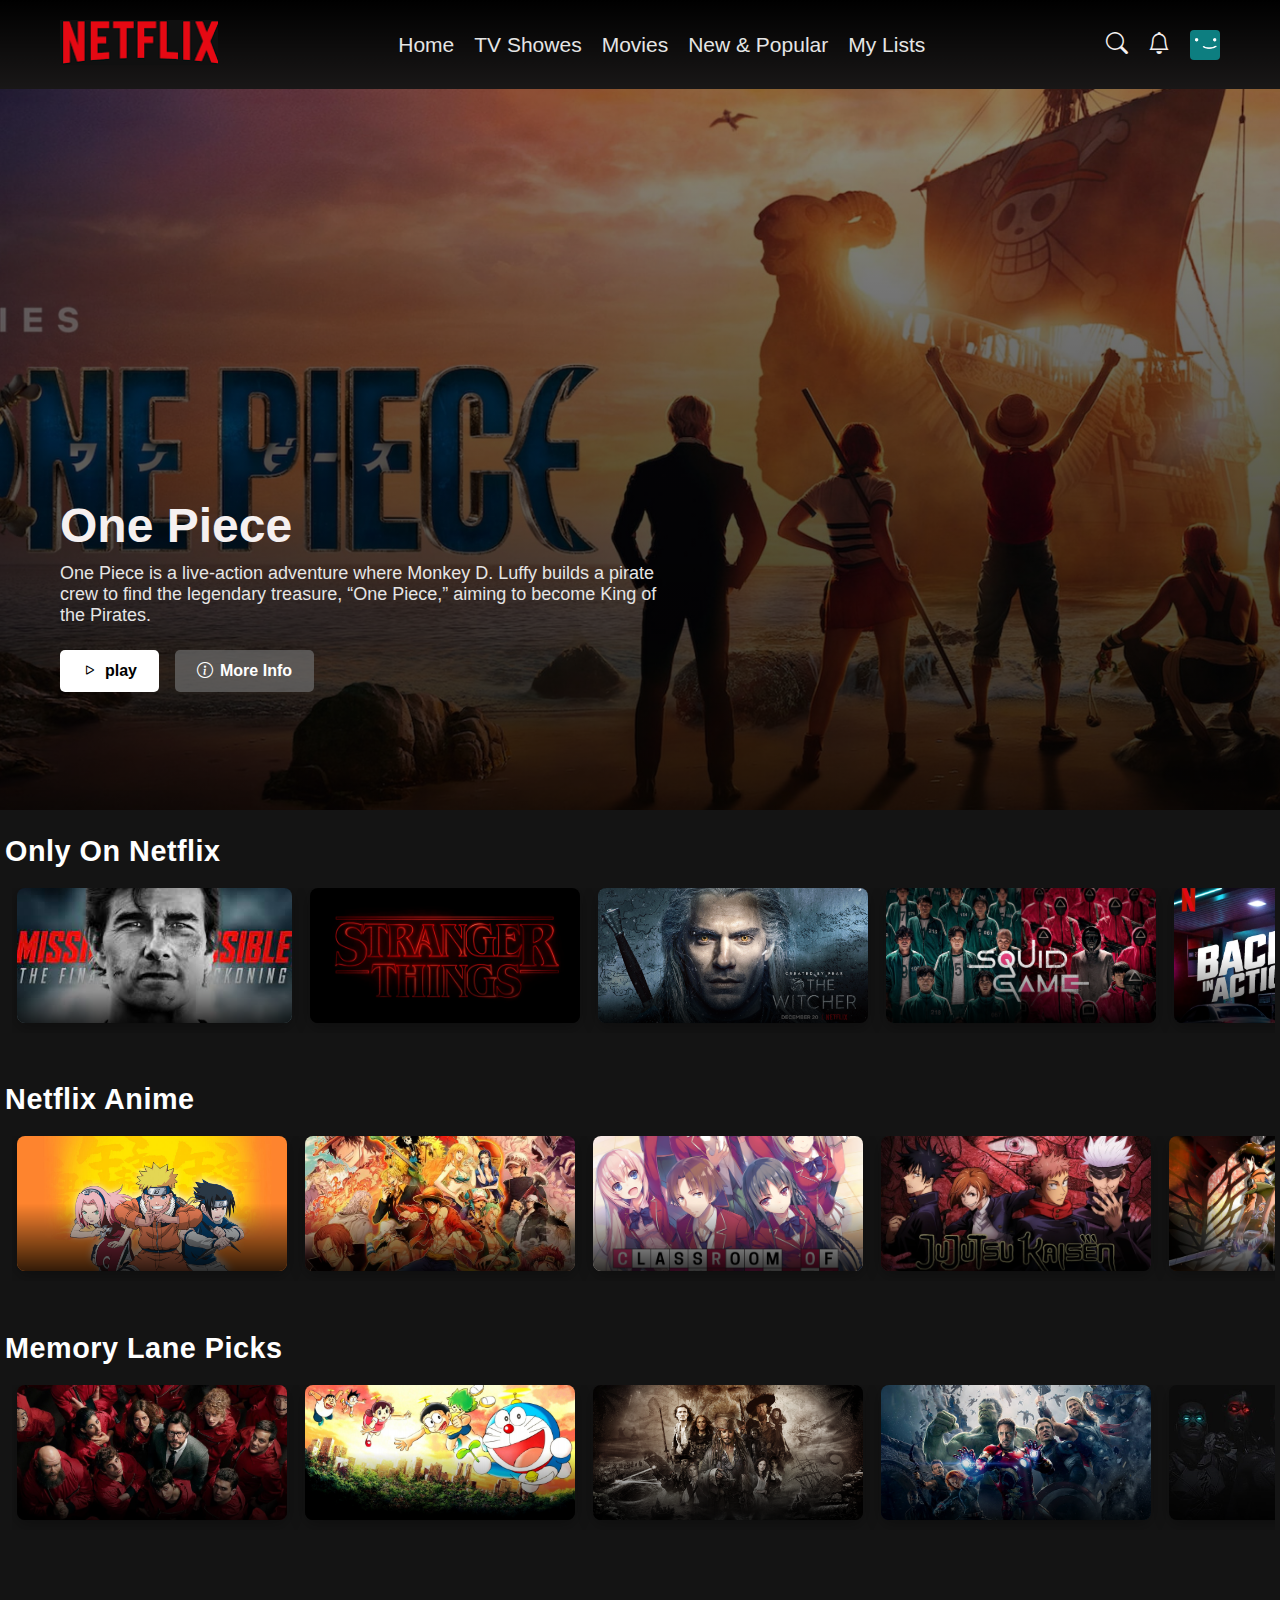
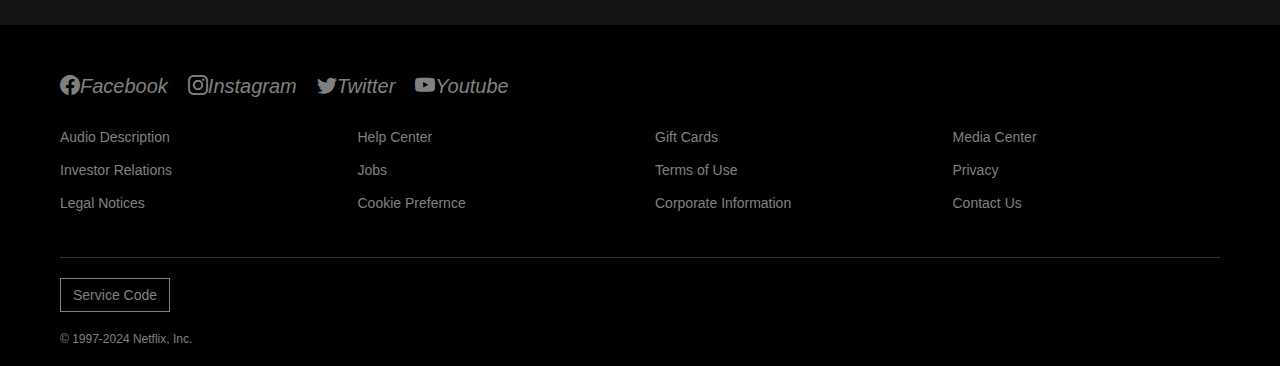
<file: index.html>
<!DOCTYPE html>
<html lang="en">
<head>
    <meta charset="UTF-8">
    <meta name="viewport" content="width=device-width, initial-scale=1.0">
    <title>Netflix clone</title>
    <link rel="stylesheet" href="style.css">
    <link rel="stylesheet" href="https://cdn.jsdelivr.net/npm/bootstrap-icons@1.13.1/font/bootstrap-icons.min.css">
    <link rel="stylesheet" href="https://cdnjs.cloudflare.com/ajax/libs/font-awesome/6.7.2/css/all.min.css" integrity="sha512-Evv84Mr4kqVGRNSgIGL/F/aIDqQb7xQ2vcrdIwxfjThSH8CSR7PBEakCr51Ck+w+/U6swU2Im1vVX0SVk9ABhg==" crossorigin="anonymous" referrerpolicy="no-referrer" />
</head>
<body>
    <nav class="navbar">
    <div class="nav-brand">
       <img src=".\images\netflix.png" alt="netflix-image" class="logo">
       </div>
       <div class="navbar-nav"> 
        <a href="#" class="nav-link">Home</a>
        <a href="#" class="nav-link">TV Showes</a>
        <a href="#" class="nav-link">Movies</a>
        <a href="#" class="nav-link">New & Popular</a>
        <a href="#" class="nav-link">My Lists</a>
        </div>
        <div class="nav-right">
        <i class="bi bi-search"></i>
        <i class="bi bi-bell"></i>
        <img src=".\images\profile.png" alt="profile image" class="profile-logo">
        </div>
        </nav>
        <header class="hero">
                <div class="hero-content">
                <h2 class="hero-title">One Piece</h2>
                <p class="hero-description"> One Piece is a live-action adventure where Monkey D. Luffy builds a pirate crew to find the legendary treasure, “One Piece,” aiming to become King of the Pirates.</p>
                <div class="hero-button">
                   <button class="btn btn-play">
                    <i class="bi bi-play"></i>play</button>
                    <button class="btn btn-more-info">
                        <i class="bi bi-info-circle"></i>More Info</button>
                        </div>
                        </div>
                        </header>

      <!--movie row-->
      <div class="container">
        <section class="content-section">
            <h3 class="section-title">Only On Netflix</h3>
            <div class="content-row">
         
       <!--card-->   
    <div class="content-card">
        <img src=".\images\j3.jpeg" alt="When Life Gives You Trangerines"/>
            <div class="Netflix-badge">N</div>

            <div class="card-overlay">
            <div class="overlay-top">
            <div class="Netflix-badge">N</div>
             </div>
               <div class="overlay-bottom">
                  <div class="overlay-title"> Mission Impossible</div>
                    <div class="overlay-controls">
                    <div class="control-btn play-btn"></div>
                        <div class="control-btn check-btn"></div>
                            <div class="control-btn thumb-btn"></div>
                                <div class="control-btn more-btn"></div>         
                                </div>
                         <div class="overlay-info">   
                            <div class="info-badge">TV-MA</div>   
                            <div class="info-badge"> Limited Series</div>
                            <div class="info-badgde">HD</div>
                            </div>
                         </div>
                    </div>
                    </div>

    <!--card-->   
    <div class="content-card">
        <img src=".\images\E3.png" alt="When Life Gives You Trangerines"/>
            <div class="Netflix-badge">N</div>

            <div class="card-overlay">
            <div class="overlay-top">
            <div class="Netflix-badge">N</div>
             </div>
               <div class="overlay-bottom">
                  <div class="overlay-title">Stranger Things </div>
                    <div class="overlay-controls">
                    <div class="control-btn play-btn"></div>
                        <div class="control-btn check-btn"></div>
                            <div class="control-btn thumb-btn"></div>
                                <div class="control-btn more-btn"></div>         
                                </div>
                         <div class="overlay-info">   
                            <div class="info-badge">TV-MA</div>   
                            <div class="info-badge"> Limited Series</div>
                            <div class="info-badgde">HD</div>
                            </div>
                         </div>
                    </div>
                    </div>
                        <!--card-->   
    <div class="content-card">
        <img src=".\images\L2.jpg" alt="When Life Gives You Trangerines"/>
            <div class="Netflix-badge">N</div>

            <div class="card-overlay">
            <div class="overlay-top">
            <div class="Netflix-badge">N</div>
             </div>
               <div class="overlay-bottom">
                  <div class="overlay-title">The Dark Fantasy </div>
                    <div class="overlay-controls">
                    <div class="control-btn play-btn"></div>
                        <div class="control-btn check-btn"></div>
                            <div class="control-btn thumb-btn"></div>
                                <div class="control-btn more-btn"></div>         
                                </div>
                         <div class="overlay-info">   
                            <div class="info-badge">TV-MA</div>   
                            <div class="info-badge"> Limited Series</div>
                            <div class="info-badgde">HD</div>
                            </div>
                         </div>
                    </div>
                    </div>
                        <!--card-->   
    <div class="content-card">
        <img src=".\images\L3.jpg" alt="When Life Gives You Trangerines"/>
            <div class="Netflix-badge">N</div>

            <div class="card-overlay">
            <div class="overlay-top">
            <div class="Netflix-badge">N</div>
             </div>
               <div class="overlay-bottom">
                  <div class="overlay-title"> Deadly Survival</div>
                    <div class="overlay-controls">
                    <div class="control-btn play-btn"></div>
                        <div class="control-btn check-btn"></div>
                            <div class="control-btn thumb-btn"></div>
                                <div class="control-btn more-btn"></div>         
                                </div>
                         <div class="overlay-info">   
                            <div class="info-badge">TV-MA</div>   
                            <div class="info-badge"> Limited Series</div>
                            <div class="info-badgde">HD</div>
                            </div>
                         </div>
                    </div>
                    </div>
                        <!--card-->   
    <div class="content-card">
        <img src=".\images\L4.webp" alt="When Life Gives You Trangerines"/>
            <div class="Netflix-badge">N</div>

            <div class="card-overlay">
            <div class="overlay-top">
            <div class="Netflix-badge">N</div>
             </div>
               <div class="overlay-bottom">
                  <div class="overlay-title"> Returns of Agents</div>
                    <div class="overlay-controls">
                    <div class="control-btn play-btn"></div>
                        <div class="control-btn check-btn"></div>
                            <div class="control-btn thumb-btn"></div>
                                <div class="control-btn more-btn"></div>         
                                </div>
                         <div class="overlay-info">   
                            <div class="info-badge">TV-MA</div>   
                            <div class="info-badge"> Limited Series</div>
                            <div class="info-badgde">HD</div>
                            </div>
                         </div>
                    </div>
                    </div>
                    <!--card-->>
                    <div class="content-card">
        <img src=".\images\L6.jpg" alt="When Life Gives You Trangerines"/>
            <div class="Netflix-badge">N</div>

            <div class="card-overlay">
            <div class="overlay-top">
            <div class="Netflix-badge">N</div>
             </div>
               <div class="overlay-bottom">
                  <div class="overlay-title"> Alien Host Flights </div>
                    <div class="overlay-controls">
                    <div class="control-btn play-btn"></div>
                        <div class="control-btn check-btn"></div>
                            <div class="control-btn thumb-btn"></div>
                                <div class="control-btn more-btn"></div>         
                                </div>
                         <div class="overlay-info">   
                            <div class="info-badge">TV-MA</div>   
                            <div class="info-badge"> Limited Series</div>
                            <div class="info-badgde">HD</div>
                            </div>
                         </div>
                    </div>
                    </div>
                </div> 
            </section>
            </div>
             <!--movie row-->
      <div class="container">
        <section class="content-section">
            <h3 class="section-title">Netflix Anime</h3>
            <div class="content-row">
         
       <!--card-->   
    <div class="content-card">
        <img src=".\images\T1.jpg" alt="When Life Gives You Trangerines"/>
            <div class="Netflix-badge">N</div>

            <div class="card-overlay">
            <div class="overlay-top">
            <div class="Netflix-badge">N</div>
             </div>
               <div class="overlay-bottom">
                  <div class="overlay-title"> NARUTO </div>
                    <div class="overlay-controls">
                    <div class="control-btn play-btn"></div>
                        <div class="control-btn check-btn"></div>
                            <div class="control-btn thumb-btn"></div>
                                <div class="control-btn more-btn"></div>         
                                </div>
                         <div class="overlay-info">   
                            <div class="info-badge">TV-MA</div>   
                            <div class="info-badge"> Limited Series</div>
                            <div class="info-badge">HD</div>
                            </div>
                         </div>
                    </div>
                    </div>
                    <!--card-->
                    <div class="content-card">
        <img src=".\images\T2.jpg" alt="When Life Gives You Trangerines"/>
            <div class="Netflix-badge">N</div>

            <div class="card-overlay">
            <div class="overlay-top">
            <div class="Netflix-badge">N</div>
             </div>
               <div class="overlay-bottom">
                  <div class="overlay-title"> LEGENDERY ONE PIECE</div>
                    <div class="overlay-controls">
                    <div class="control-btn play-btn"></div>
                        <div class="control-btn check-btn"></div>
                            <div class="control-btn thumb-btn"></div>
                                <div class="control-btn more-btn"></div>         
                                </div>
                         <div class="overlay-info">   
                            <div class="info-badge">TV-MA</div>   
                            <div class="info-badge"> Limited Series</div>
                            <div class="info-badgde">HD</div>
                            </div>
                         </div>
                    </div>
                    </div>
                    <div class="content-card">
        <img src=".\images\T3.jpg" alt="When Life Gives You Trangerines"/>
            <div class="Netflix-badge">N</div>

            <div class="card-overlay">
            <div class="overlay-top">
            <div class="Netflix-badge">N</div>
             </div>
               <div class="overlay-bottom">
                  <div class="overlay-title"> ClassRoom Of Elite</div>
                    <div class="overlay-controls">
                    <div class="control-btn play-btn"></div>
                        <div class="control-btn check-btn"></div>
                            <div class="control-btn thumb-btn"></div>
                                <div class="control-btn more-btn"></div>         
                                </div>
                         <div class="overlay-info">   
                            <div class="info-badge">TV-MA</div>   
                            <div class="info-badge"> Limited Series</div>
                            <div class="info-badgde">HD</div>
                            </div>
                         </div>
                    </div>
                    </div>
                    <div class="content-card">
        <img src=".\images\T9.webp" alt="When Life Gives You Trangerines"/>
            <div class="Netflix-badge">N</div>

            <div class="card-overlay">
            <div class="overlay-top">
            <div class="Netflix-badge">N</div>
             </div>
               <div class="overlay-bottom">
                  <div class="overlay-title"> Jujutsu Kaisen</div>
                    <div class="overlay-controls">
                    <div class="control-btn play-btn"></div>
                        <div class="control-btn check-btn"></div>
                            <div class="control-btn thumb-btn"></div>
                                <div class="control-btn more-btn"></div>         
                                </div>
                         <div class="overlay-info">   
                            <div class="info-badge">TV-MA</div>   
                            <div class="info-badge"> Limited Series</div>
                            <div class="info-badgde">HD</div>
                            </div>
                         </div>
                    </div>
                    </div>
                    <div class="content-card">
        <img src=".\images\T5.jpg" alt="When Life Gives You Trangerines"/>
            <div class="Netflix-badge">N</div>

            <div class="card-overlay">
            <div class="overlay-top">
            <div class="Netflix-badge">N</div>
             </div>
               <div class="overlay-bottom">
                  <div class="overlay-title"> Attack of Titains</div>
                    <div class="overlay-controls">
                    <div class="control-btn play-btn"></div>
                        <div class="control-btn check-btn"></div>
                            <div class="control-btn thumb-btn"></div>
                                <div class="control-btn more-btn"></div>         
                                </div>
                         <div class="overlay-info">   
                            <div class="info-badge">TV-MA</div>   
                            <div class="info-badge"> Limited Series</div>
                            <div class="info-badgde">HD</div>
                            </div>
                         </div>
                    </div>
                    </div>
                    <div class="content-card">
        <img src=".\images\T7.jpg" alt="When Life Gives You Trangerines"/>
            <div class="Netflix-badge">N</div>

            <div class="card-overlay">
            <div class="overlay-top">
            <div class="Netflix-badge">N</div>
             </div>
               <div class="overlay-bottom">
                  <div class="overlay-title"> Demons Slayer</div>
                    <div class="overlay-controls">
                    <div class="control-btn play-btn"></div>
                        <div class="control-btn check-btn"></div>
                            <div class="control-btn thumb-btn"></div>
                                <div class="control-btn more-btn"></div>         
                                </div>
                         <div class="overlay-info">   
                            <div class="info-badge">TV-MA</div>   
                            <div class="info-badge"> Limited Series</div>
                            <div class="info-badgde">HD</div>
                            </div>
                         </div>
                    </div>
                    </div>
                    </div>
                    </section>
                    </div>
                    
      <!--movie row-->
      <div class="container">
        <section class="content-section">
            <h3 class="section-title">Memory Lane Picks</h3>
            <div class="content-row">
         
       <!--card-->   
    <div class="content-card">
        <img src=".\images\p3.webp" alt="When Life Gives You Trangerines"/>
            <div class="Netflix-badge">N</div>

            <div class="card-overlay">
            <div class="overlay-top">
            <div class="Netflix-badge">N</div>
             </div>
               <div class="overlay-bottom">
                  <div class="overlay-title"> Money heist</div>
                    <div class="overlay-controls">
                    <div class="control-btn play-btn"></div>
                        <div class="control-btn check-btn"></div>
                            <div class="control-btn thumb-btn"></div>
                                <div class="control-btn more-btn"></div>         
                                </div>
                         <div class="overlay-info">   
                            <div class="info-badge">TV-MA</div>   
                            <div class="info-badge"> Limited Series</div>
                            <div class="info-badgde">HD</div>
                            </div>
                         </div>
                    </div>
                    </div>

    <!--card-->   
    <div class="content-card">
        <img src=".\images\p1.jpg" alt="When Life Gives You Trangerines"/>
            <div class="Netflix-badge">N</div>

            <div class="card-overlay">
            <div class="overlay-top">
            <div class="Netflix-badge">N</div>
             </div>
               <div class="overlay-bottom">
                  <div class="overlay-title"> Doreamon</div>
                    <div class="overlay-controls">
                    <div class="control-btn play-btn"></div>
                        <div class="control-btn check-btn"></div>
                            <div class="control-btn thumb-btn"></div>
                                <div class="control-btn more-btn"></div>         
                                </div>
                         <div class="overlay-info">   
                            <div class="info-badge">TV-MA</div>   
                            <div class="info-badge"> Limited Series</div>
                            <div class="info-badgde">HD</div>
                            </div>
                         </div>
                    </div>
                    </div>
                        <!--card-->   
                       <div class="content-card">
        <img src=".\images\p9.jpg" alt="When Life Gives You Trangerines"/>
            <div class="Netflix-badge">N</div>

            <div class="card-overlay">
            <div class="overlay-top">
            <div class="Netflix-badge">N</div>
             </div>
               <div class="overlay-bottom">
                  <div class="overlay-title"> Pirates of Caribbean</div>
                    <div class="overlay-controls">
                    <div class="control-btn play-btn"></div>
                        <div class="control-btn check-btn"></div>
                            <div class="control-btn thumb-btn"></div>
                                <div class="control-btn more-btn"></div>         
                                </div>
                         <div class="overlay-info">   
                            <div class="info-badge">TV-MA</div>   
                            <div class="info-badge"> Limited Series</div>
                            <div class="info-badgde">HD</div>
                            </div>
                         </div>
                    </div>
                    </div>
                    
                    <div class="content-card">
        <img src=".\images\p4.jpg" alt="When Life Gives You Trangerines"/>
            <div class="Netflix-badge">N</div>

            <div class="card-overlay">
            <div class="overlay-top">
            <div class="Netflix-badge">N</div>
             </div>
               <div class="overlay-bottom">
                  <div class="overlay-title"> Avengers</div>
                    <div class="overlay-controls">
                    <div class="control-btn play-btn"></div>
                        <div class="control-btn check-btn"></div>
                            <div class="control-btn thumb-btn"></div>
                                <div class="control-btn more-btn"></div>         
                                </div>
                         <div class="overlay-info">   
                            <div class="info-badge">TV-MA</div>   
                            <div class="info-badge"> Limited Series</div>
                            <div class="info-badgde">HD</div>
                            </div>
                         </div>
                    </div>
                    </div>
                   <div class="content-card">
        <img src=".\images\p5.jpg" alt="When Life Gives You Trangerines"/>
            <div class="Netflix-badge">N</div>

            <div class="card-overlay">
            <div class="overlay-top">
            <div class="Netflix-badge">N</div>
             </div>
               <div class="overlay-bottom">
                  <div class="overlay-title"> Justice League</div>
                    <div class="overlay-controls">
                    <div class="control-btn play-btn"></div>
                        <div class="control-btn check-btn"></div>
                            <div class="control-btn thumb-btn"></div>
                                <div class="control-btn more-btn"></div>         
                                </div>
                         <div class="overlay-info">   
                            <div class="info-badge">TV-MA</div>   
                            <div class="info-badge"> Limited Series</div>
                            <div class="info-badgde">HD</div>
                            </div>
                         </div>
                    </div>
                    </div>
                  
                    <div class="content-card">
        <img src=".\images\p2.jpg" alt="When Life Gives You Trangerines"/>
            
            <div class="card-overlay">
            <div class="overlay-top">
            <div class="Netflix-badge">N</div>
             </div>
               <div class="overlay-bottom">
                  <div class="overlay-title"> Kakashi Squad</div>
                    <div class="overlay-controls">
                    <div class="control-btn play-btn"></div>
                        <div class="control-btn check-btn"></div>
                            <div class="control-btn thumb-btn"></div>
                                <div class="control-btn more-btn"></div>         
                                </div>
                         <div class="overlay-info">   
                            <div class="info-badge">TV-MA</div>   
                            <div class="info-badge"> Limited Series</div>
                            <div class="info-badgde">HD</div>
                            </div>
                         </div>
                    </div>
                    </div>
                    </div>
                    </section>
                    </div>

                  <footer class="footer">
                    <div class="footer-content">
                        <div class="footer-top">
                            <div class="social-links">
                                <a href="#" class="social-link" ><i class="bi bi-facebook">Facebook</i></a> 
                                 <a href="#" class="social-link" ><i class="bi bi-instagram">Instagram</i></a> 
                                 <a href="#" class="social-link" ><i class="bi bi-twitter">Twitter</i></a> 
                                 <a href="#" class="social-link" ><i class="bi bi-youtube">Youtube</i></a> 
                                 </div>
                                 </div>
                                 <div class="footer-links">
                                      <div class="footer-column">
            <ul>
              <li><a href="#">Audio Description</a></li>
              <li><a href="#">Investor Relations</a></li>
              <li><a href="#">Legal Notices</a></li>
            </ul>
          </div>


                                    <div class="footer-column">
                                        <ul>
                                            <li><a href="#">Help Center</a></li>
                                             <li><a href="#">Jobs</a></li>
                                              <li><a href="#">Cookie Prefernce</a></li>
                                              </ul>
                                              </div>
                                              <div class="footer-column">
            <ul>
              <li><a href="#">Gift Cards</a></li>
              <li><a href="#">Terms of Use</a></li>
              <li><a href="#">Corporate Information</a></li>
            </ul>
          </div>

                                           <div class="footer-column">
                                        <ul>
                                            <li><a href="#">Media Center</a></li>
                                             <li><a href="#">Privacy</a></li>
                                              <li><a href="#">Contact Us</a></li>
                                              </ul>
                                              </div>
                                              </div>
                                            <div class="footer-bottom">
                                  <button class="service-code">Service Code</button>
                                  <p class="copyright">© 1997-2024 Netflix, Inc.</p>
                                         </div>
                                     </div>
                                     </footer>

                           <script src="script.js"></script>
       </body>
           </html>
</file>
<file: style.css>
@import url("https://cdn.jsdelivr.net/npm/bootstrap-icons@1.13.1/font/bootstrap-icons.min.css");
*{
margin:0px;
padding:0px;
box-sizing: border-box;
}
body{
    font-family: Arial, Helvetica, sans-serif;
    background-color: #141414;
    color: rgb(245, 240, 240);
}

.navbar{
    position:fixed;
    top:0px;
    width: 100%;
    padding:20px 60px ;
    display: flex;
    align-items: center;
    justify-content: space-between;
    background:linear-gradient(to bottom, rgb(0, 0, 0,7),rgb(0, 0, 0,0));
    z-index: 100;
    transition: background-color 0.3s;
    background-color: rgb(25, 23, 23);
}
.navabr-scrolled{
  background-color: #141414;
}
.logo{
  height:45px;
  cursor:pointer ;

}

.navbar-nav{
    display:flex;
    gap:20px;
}
.nav-link{
    color: #e5e5e5;
    text-decoration: none;
    font-size:21px;
}
.nav-link:hover{
    color: #b3b3b3;
}
.nav-right{
    display:flex;
    align-items: center;
    gap: 20px;
}
.nav-right i{
    font-size:22px;
    cursor:pointer ;

}
.profile-logo{
  width:30px;
  height:30px;
  cursor:pointer;
  border-radius:4px;
}

.hero{
    height:90vh;
    background:linear-gradient(to bottom,rgba(0,0,0,0.4)0%,rgba(0,0,0,0.8)100%),
    url("images/k2.jpg")center/cover;
    display:flex;
    align-items: center;
    padding:0 60px;
    margin-bottom:20px;
}
.hero-content{
    max-width: 600px;
}
.hero-title{
    margin-top:380px ;
    font-size: 48px;
    margin-bottom:10px;
}
.hero-description{
    font-size: 18px;
    margin-bottom:24px ;
    color: #e5e5e5;
}
.hero-button{
    display:flex;
    gap: 16px;
}
.btn{
    padding:12px 22px;
    border:none ;
    border-radius:5px ;
    font-size:16px ;
    font-weight:bold ;
    cursor: pointer;
    display: flex;
    align-items: center;
    gap:7px;
    transition:all 0.3s;
}
.btn-play{
    background-color:#fff ;
    color: black;
}
.btn-play:hover{
    background-color: rgba(225,255,255,0.75);
}

.btn-more-info{
    background-color:rgba(109,109,109,0.7);
    color: #fff;
}
.btn-more-info:hover{
    background-color: rgba(109,109,109,0.4);
}
/*Movie Section*/

.container{
    max-width:100% ;
    padding: 0.4%;
}
.content-section{
    margin-bottom: 40px;
}
.section-title{
    font-size: 1.8rem;
    font-weight:bold ;
    margin-bottom:20px ;
    color: #fff;
    letter-spacing: 0.5px;
}
.content-row{
    display: flex;
    gap:13px;
    overflow-x: auto;
    margin-left: 7px;
    padding-bottom: 10px;
    scroll-behavior: smooth;

}
.content-row::-webkit-scrollbar{
    height:10px;
}
.content-row::-webkit-scrollbar-track{
    background: transparent;
}
.content-row::-webkit-scrollbar-thumb{
    background: #333;
    border-radius:4px ;
}
.content-row::-webkit-scrollbar-thumb:hover {
    background: #555;
  }
 /* Content Cards */
.content-card {
    position: relative;
    margin-left:5px;
    min-width:270px;
    height:135px;
    border-radius: 8px;
    overflow: hidden;
    cursor: pointer;
    transition: all 0.3s ease;
    flex-shrink: 0;
    box-shadow: 0 4px 15px rgba(0, 0, 0, 0.3);
  }
  
  .content-card:hover {
    transform: scale(1.1);
    z-index: 10;
    box-shadow: 0 8px 30px rgba(0, 0, 0, 0.6);
  }
  
  .content-card img {
    width:100%;
    height:100%;
    object-fit: cover;
    transition: brightness 0.3s ease;
  }
 .content-card:hover img {
 filter: brightness (0.4);
}
/* Netflix Badge */
.Netflix-badge {
  position: flex;
  top: 8px;
  left: 5px;
  background: #e50914;
  color: white;
  width: 20px;
  height: 20px;
  border-radius: 4px;
  display: flex;
  align-items: center;
  justify-content: center;
  font-weight: bold;
  font-size: 14px;
  z-index: 2;
}

/* Card Overlay with Netflix-style Controls */
.card-overlay {
  position: absolute;
  top: 0;
  left: 0;
  right: 0;
  bottom: 0;
  background: linear-gradient(
    180deg,
    rgba(0, 0, 0, 0.1) 0%,
    rgba(0, 0, 0, 0.3) 50%,
    rgba(0, 0, 0, 0.9) 100%
  );
  opacity: 0;
  transition: opacity 0.3s ease;
  display: flex;
  flex-direction: column;
  justify-content: space-between;
  padding: 15px;
  color: white;
}

.content-card:hover .card-overlay {
  opacity: 1;
}

.overlay-top {
  display: flex;
  justify-content: space-between;
  align-items: flex-start;
}


.overlay-bottom {
  display: flex;
  flex-direction: column;
  gap: 10px;
}

.overlay-title {
  font-size: 16px;
  font-weight: bold;
  margin-left: 10px;
  text-transform: uppercase;
  letter-spacing: 1px;
  text-shadow: 2px 2px 4px rgba(0, 0, 0, 0.8);
  margin-bottom: 10px;
}

.overlay-controls {
  display: flex;
  gap: 8px;
  margin-bottom: 10px;
}

.control-btn {
  width: 33px;
  height: 33px;
  border-radius: 50%;
  border: 2px solid white;
  background: rgba(255, 255, 255, 0.1);
  backdrop-filter: blur(10px);
  display: flex;
  align-items: center;
  justify-content: center;
  cursor: pointer;
  transition: all 0.3s ease;
  color: white;
  font-size: 13px;
}

.control-btn:hover {
  background: rgba(255, 255, 255, 0.3);
  transform: scale(1.1);
}

.play-btn {
  background: white;
  color: black;
}

.play-btn:hover {
  background: rgba(255, 255, 255, 0.9);
}

.overlay-info {
  display: flex;
  position: absolute;
  bottom: -4px;
  gap: 10px;
  align-items: center;
  margin-bottom: 8px;
  flex-wrap: wrap;
}

.info-badge {
  background: rgba(255, 255, 255, 0.2);
  backdrop-filter: blur(10px);
  padding: 3px 6px;
  border-radius: 3px;
  font-size: 10px;
  font-weight: bold;

  }

/* Button Icons */
.play-btn::before {
  content: "▶";
}

.check-btn::before {
  content: "✓";
}

.thumb-btn::before {
  content: "🤍";

}

.more-btn::before {
  content: "▾";
  font-size: 18px;
}

/* Base Overlay Effect */
.content-card::before {
  content: "";
  position: absolute;
  top: 0;
  left: 0;
  right: 0;
  bottom: 0;
  background: linear-gradient(
    to bottom,
    transparent 0%,
    transparent 50%,
    rgba(0, 0, 0, 0.8) 100%
  );
  z-index: 1;
}

.footer{
  background-color: #000;
  color: #717070;
  padding: 50px 60px 20px;
  margin-top: 50px;
}
.footer-content{
  max-width: 1200px;
  margin:0 auto;
}
.footer-top {
  margin-bottom: 30px;
}

.social-links {
  display: flex;
  gap: 20px;
  margin-bottom: 20px;
  text-decoration: none;
}

.social-link {
  color: #808080;
  font-size: 20px;
  transition: color 0.3s;
  text-decoration: none;
  
}

.social-link:hover{
  color: #ded7d7;
}
.footer-links {
  display: grid;
  grid-template-columns: repeat(4, 1fr);
  gap: 30px;
  margin-bottom: 30px;
}

.footer-column ul {
  list-style: none;
}

.footer-column ul li {
  margin-bottom: 15px;
}

.footer-column ul li a {
  color: #808080;
  text-decoration: none;
  font-size: 14px;
  transition: color 0.3s;
}

.footer-column ul li a:hover {
  color: #fff;
  text-decoration: underline;
}

.footer-bottom {
  margin-top: 20px;
  padding-top: 20px;
  border-top: 1px solid #333;
}

.service-code {
  background: transparent;
  color: #808080;
  border: 1px solid #808080;
  padding: 8px 12px;
  font-size: 14px;
  cursor: pointer;
  margin-bottom: 20px;
  transition: all 0.3s;
}

.service-code:hover {
  color: #fff;
  border-color: #fff;
}

.copyright {
  font-size: 12px;
  color: #808080;
}
 
 @media (max-width: 480px) {
  .container {
    padding: 0 1%;
  }
  
  .content-card {
    min-width: 150px;
    height: 85px;
  }

  .large-card {
    min-width: 200px;
    height: 85px;
  }

  .section-title {
    font-size: 1.2rem;
  }

  .netflix-badge {
    width: 18px;
    height: 18px;
    font-size: 10px;
    top: 4px;
    left: 4px;
  }

  .content-row {
    gap: 8px;
  }

  .content-section {
    margin-bottom: 25px;
  }

  /* Small mobile overlay adjustments */
  .card-overlay {
    padding: 8px;
  }
  
  .overlay-title {
    font-size: 12px;
    margin-bottom: 6px;
  }

  .control-btn {
    width: 20px;
    height: 20px;
    font-size: 5px;
  }
  }

  .overlay-controls {
    gap: 4px;
    margin-bottom: 6px;
  }

  .info-badge {
    font-size: 8px;
    padding: 1px 3px;
  }

  .overlay-genres {
    font-size: 9px;
    gap: 6px;
  }

  .overlay-info {
    gap: 6px;
    margin-bottom: 6px;
  }


/* Responsive Design */
@media (max-width: 768px) {
  .navbar {
    padding: 15px 20px;
  }

  .navbar-nav {
    display: none;
  }

  .hero {
    height: 60vh;
    padding: 0 20px;
  }

  .hero-title {
    font-size: 32px;
  }

  .hero-description {
    font-size: 16px;
  }
  .btn{
    font-size:10px;
    margin-bottom:45px;
  }

  .movie-section {
    padding:20px;

  }
  .section-title{
    padding: 4px 10px;
  }
}
/* Responsive Footer */
@media (max-width: 768px) {
  .footer {
    padding: 30px 20px 20px;
  }

  .footer-links {
    grid-template-columns: repeat(2, 1fr);
    gap: 20px;
  }

  .social-links {
    justify-content: center;
    position: center;
  }
}

@media (max-width: 480px) {
  .footer-links {
    grid-template-columns: 1fr;
  }
}
</file>
